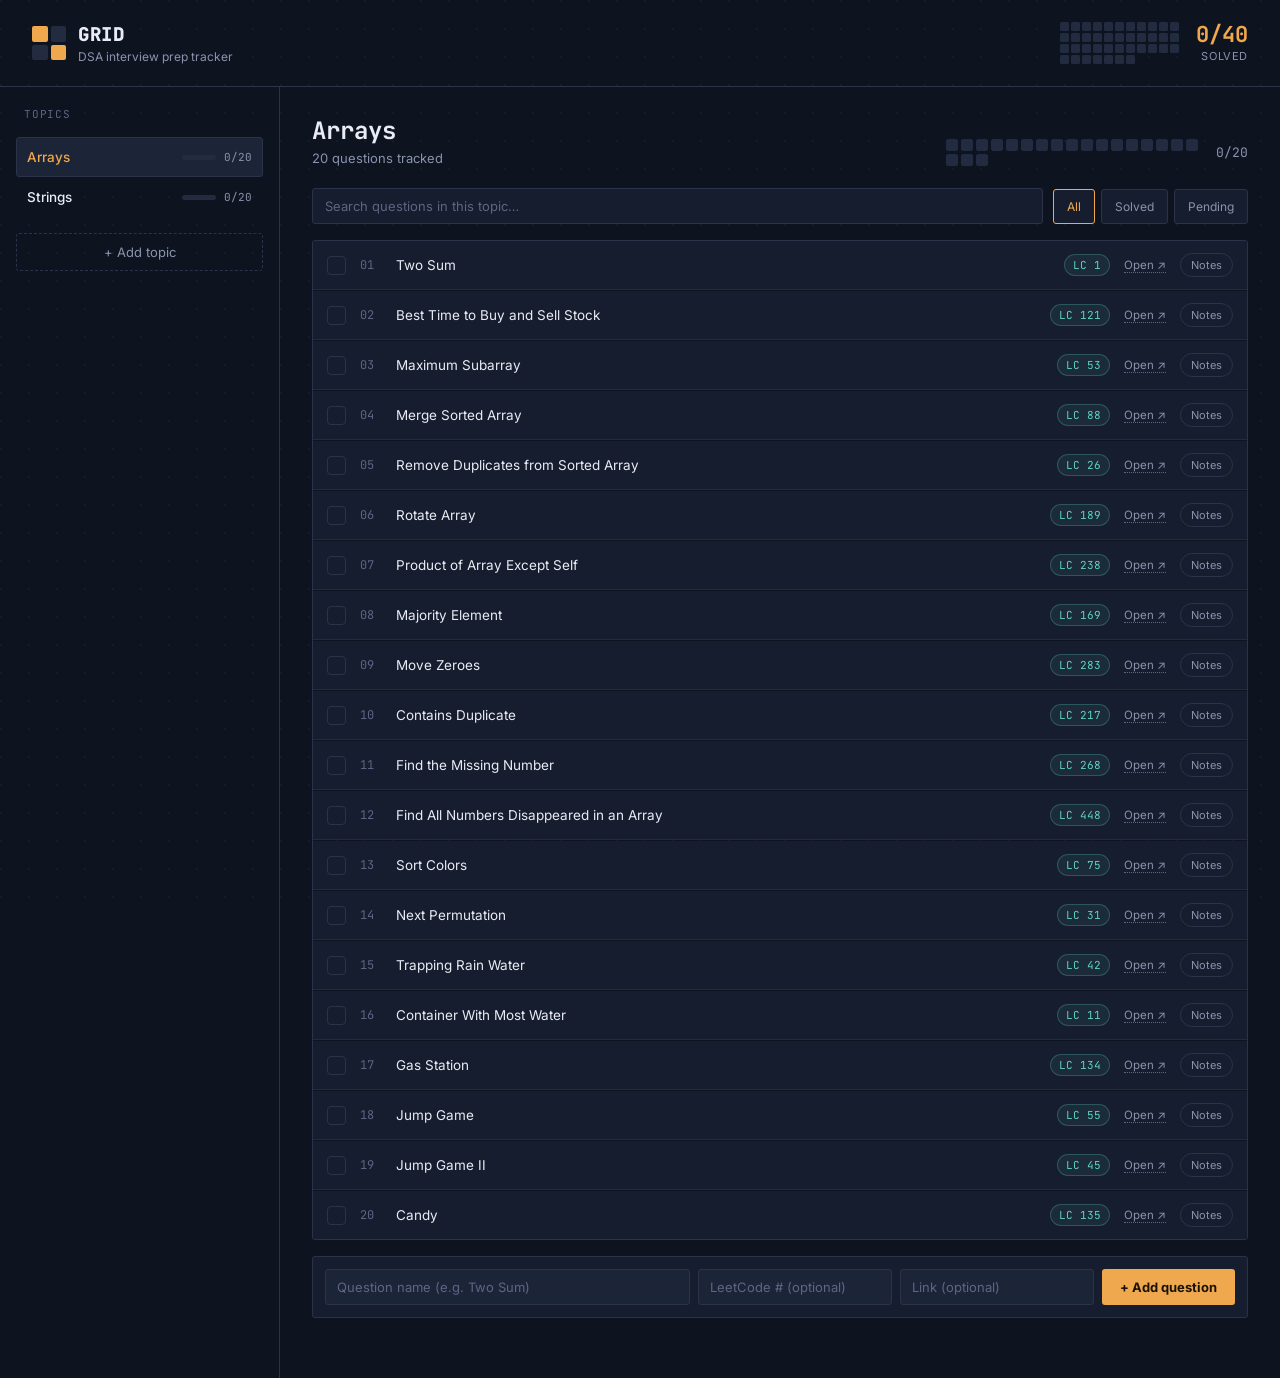
<file: index.html>
<!DOCTYPE html>
<html lang="en">
<head>
<meta charset="UTF-8">
<meta name="viewport" content="width=device-width, initial-scale=1.0">
<title>Grid — DSA Prep Tracker</title>
<link rel="preconnect" href="https://fonts.googleapis.com">
<link href="https://fonts.googleapis.com/css2?family=JetBrains+Mono:wght@400;500;600;700;800&family=Inter:wght@400;500;600;700&display=swap" rel="stylesheet">
<style>
  :root{
    --bg: #0E1320;
    --panel: #161D2E;
    --panel-2: #1C2438;
    --border: #2A3349;
    --border-soft: #232B40;
    --text: #E9ECF4;
    --text-dim: #8993AC;
    --text-dimmer: #5C6684;
    --amber: #F0A84E;
    --amber-dim: #6B5330;
    --teal: #5FD4C2;
    --red: #E0665F;
    --cell-empty: #232B40;
    --radius: 3px;
    --mono: 'JetBrains Mono', monospace;
    --sans: 'Inter', sans-serif;
  }
  *{box-sizing:border-box; margin:0; padding:0;}
  body{
    background:var(--bg);
    color:var(--text);
    font-family:var(--sans);
    min-height:100vh;
    -webkit-font-smoothing:antialiased;
  }
  body::before{
    content:"";
    position:fixed; inset:0;
    background-image: radial-gradient(circle at 1px 1px, rgba(255,255,255,0.035) 1px, transparent 0);
    background-size: 28px 28px;
    pointer-events:none;
    z-index:0;
  }

  /* ---------- Header ---------- */
  header{
    position:relative; z-index:1;
    border-bottom:1px solid var(--border);
    padding:22px 32px;
    display:flex; align-items:center; justify-content:space-between;
    gap:24px; flex-wrap:wrap;
  }
  .brand{display:flex; align-items:center; gap:12px;}
  .brand-mark{
    width:34px; height:34px;
    display:grid; grid-template-columns:repeat(2,1fr); grid-template-rows:repeat(2,1fr);
    gap:3px;
  }
  .brand-mark span{background:var(--amber); border-radius:2px;}
  .brand-mark span:nth-child(2){background:var(--border-soft);}
  .brand-mark span:nth-child(3){background:var(--border-soft);}
  .brand h1{
    font-family:var(--mono); font-size:19px; font-weight:800; letter-spacing:0.5px;
  }
  .brand p{font-size:12px; color:var(--text-dim); margin-top:2px;}

  .overall{display:flex; align-items:center; gap:16px;}
  .overall-stat{text-align:right;}
  .overall-stat .num{font-family:var(--mono); font-size:22px; font-weight:700; color:var(--amber); line-height:1;}
  .overall-stat .lbl{font-size:11px; color:var(--text-dim); text-transform:uppercase; letter-spacing:0.6px; margin-top:3px;}
  .overall-grid{display:flex; gap:2px; flex-wrap:wrap; max-width:120px;}
  .overall-grid .cell{width:9px; height:9px; border-radius:1.5px; background:var(--cell-empty);}
  .overall-grid .cell.filled{background:var(--amber);}

  /* ---------- Layout ---------- */
  .layout{
    position:relative; z-index:1;
    display:grid; grid-template-columns:280px 1fr;
    min-height:calc(100vh - 82px);
  }
  @media (max-width:820px){
    .layout{grid-template-columns:1fr;}
    .sidebar{border-right:none; border-bottom:1px solid var(--border);}
  }

  /* ---------- Sidebar ---------- */
  .sidebar{
    border-right:1px solid var(--border);
    padding:20px 16px;
    display:flex; flex-direction:column; gap:6px;
  }
  .sidebar-label{
    font-size:11px; text-transform:uppercase; letter-spacing:0.8px; color:var(--text-dimmer);
    padding:0 8px 10px; font-family:var(--mono);
  }
  .topic-item{
    display:flex; align-items:center; justify-content:space-between; gap:10px;
    padding:11px 10px; border-radius:var(--radius); cursor:pointer;
    border:1px solid transparent;
    transition:background 0.12s, border-color 0.12s;
  }
  .topic-item:hover{background:var(--panel);}
  .topic-item.active{background:var(--panel-2); border-color:var(--border);}
  .topic-item .t-name{font-size:13.5px; font-weight:500;}
  .topic-item .t-meta{display:flex; align-items:center; gap:8px;}
  .topic-item .t-count{font-family:var(--mono); font-size:11px; color:var(--text-dim);}
  .mini-bar{width:34px; height:5px; background:var(--cell-empty); border-radius:3px; overflow:hidden;}
  .mini-bar-fill{height:100%; background:var(--amber);}
  .topic-item.active .t-name{color:var(--amber);}

  .add-topic-btn{
    margin-top:10px;
    padding:10px; border-radius:var(--radius);
    border:1px dashed var(--border);
    background:transparent; color:var(--text-dim);
    font-family:var(--sans); font-size:13px; cursor:pointer;
    transition:border-color 0.12s, color 0.12s;
  }
  .add-topic-btn:hover{border-color:var(--amber); color:var(--amber);}

  /* ---------- Main ---------- */
  main{padding:28px 32px 60px;}
  .topic-header{
    display:flex; justify-content:space-between; align-items:flex-end; gap:20px;
    margin-bottom:22px; flex-wrap:wrap;
  }
  .topic-header h2{font-family:var(--mono); font-size:24px; font-weight:700;}
  .topic-header .sub{font-size:13px; color:var(--text-dim); margin-top:4px;}
  .topic-progress{display:flex; align-items:center; gap:10px;}
  .topic-progress .grid-cells{display:flex; gap:3px; flex-wrap:wrap; max-width:260px;}
  .topic-progress .cell{width:12px; height:12px; border-radius:2px; background:var(--cell-empty); border:1px solid var(--border-soft);}
  .topic-progress .cell.filled{background:var(--amber); border-color:var(--amber);}
  .topic-progress .frac{font-family:var(--mono); font-size:13px; color:var(--text-dim); white-space:nowrap;}

  .toolbar{display:flex; gap:10px; margin-bottom:16px; flex-wrap:wrap; align-items:center;}
  .search-input{
    flex:1; min-width:180px;
    background:var(--panel); border:1px solid var(--border); border-radius:var(--radius);
    padding:9px 12px; color:var(--text); font-size:13px; font-family:var(--sans);
  }
  .search-input::placeholder{color:var(--text-dimmer);}
  .search-input:focus{outline:none; border-color:var(--teal);}
  .filter-btns{display:flex; gap:6px;}
  .filter-btn{
    background:var(--panel); border:1px solid var(--border); border-radius:var(--radius);
    padding:9px 13px; color:var(--text-dim); font-size:12px; cursor:pointer; font-family:var(--sans);
  }
  .filter-btn.active{border-color:var(--amber); color:var(--amber);}

  .qlist{display:flex; flex-direction:column; gap:1px; border:1px solid var(--border); border-radius:var(--radius); overflow:hidden;}
  .qrow{
    display:flex; align-items:center; gap:14px;
    background:var(--panel); padding:12px 14px;
    border-bottom:1px solid var(--border-soft);
  }
  .qrow:last-child{border-bottom:none;}
  .qrow.done{background:#141a29;}
  .qrow.done .q-text{color:var(--text-dimmer); text-decoration:line-through; text-decoration-color:var(--text-dimmer);}

  .q-check{
    width:19px; height:19px; border-radius:4px; border:1.5px solid var(--border);
    background:transparent; cursor:pointer; flex-shrink:0;
    display:flex; align-items:center; justify-content:center;
    color:var(--bg); font-size:12px; font-weight:800;
    transition:background 0.12s, border-color 0.12s;
  }
  .qrow.done .q-check{background:var(--amber); border-color:var(--amber);}

  .q-idx{font-family:var(--mono); font-size:12px; color:var(--text-dimmer); width:22px; flex-shrink:0;}
  .q-text{flex:1; font-size:13.5px; min-width:0;}
  .q-tag{
    font-family:var(--mono); font-size:11px; color:var(--teal);
    background:rgba(95,212,194,0.08); border:1px solid rgba(95,212,194,0.25);
    padding:3px 8px; border-radius:20px; white-space:nowrap; flex-shrink:0;
  }
  .q-link{
    font-size:11.5px; color:var(--text-dim); text-decoration:none; border-bottom:1px dotted var(--text-dimmer);
    flex-shrink:0;
  }
  .q-link:hover{color:var(--amber); border-color:var(--amber);}
  .q-note-btn{
    background:transparent; border:1px solid var(--border); border-radius:20px; cursor:pointer;
    font-size:11px; color:var(--text-dim); padding:4px 10px; flex-shrink:0;
    font-family:var(--sans); display:flex; align-items:center; gap:5px;
  }
  .q-note-btn:hover{border-color:var(--teal); color:var(--teal);}
  .q-note-btn.has-note{border-color:var(--amber); color:var(--amber);}
  .q-note-btn .dot{width:5px; height:5px; border-radius:50%; background:var(--amber); display:none;}
  .q-note-btn.has-note .dot{display:inline-block;}

  .qwrap{border-bottom:1px solid var(--border-soft);}
  .qwrap:last-child{border-bottom:none;}
  .qwrap .qrow{border-bottom:none;}
  .q-notes-panel{
    display:none; background:#121727; padding:10px 14px 14px 50px;
  }
  .q-notes-panel.open{display:block;}
  .q-notes-panel textarea{
    width:100%; min-height:64px; resize:vertical;
    background:var(--panel-2); border:1px solid var(--border); border-radius:var(--radius);
    padding:9px 11px; color:var(--text); font-size:13px; font-family:var(--sans);
  }
  .q-notes-panel textarea:focus{outline:none; border-color:var(--teal);}
  .note-panel-footer{
    display:flex; align-items:center; justify-content:space-between; gap:12px; margin-top:5px;
  }
  .q-notes-panel .note-hint{font-size:10.5px; color:var(--text-dimmer);}
  .q-delete-link{
    background:transparent; border:none; cursor:pointer;
    font-size:11px; color:var(--text-dimmer); font-family:var(--sans);
    padding:3px 4px; text-decoration:underline; text-decoration-color:transparent;
    transition:color 0.12s;
  }
  .q-delete-link:hover{color:var(--red);}
  .q-delete-link.confirming{color:var(--red); text-decoration-color:var(--red); font-weight:600;}

  .empty-state{
    padding:50px 20px; text-align:center; color:var(--text-dim);
    border:1px dashed var(--border); border-radius:var(--radius); font-size:13px;
  }

  /* ---------- Add question form ---------- */
  .add-q-form{
    margin-top:16px; display:flex; gap:8px; flex-wrap:wrap;
    background:var(--panel); border:1px solid var(--border); border-radius:var(--radius);
    padding:12px;
  }
  .add-q-form input{
    background:var(--panel-2); border:1px solid var(--border); border-radius:var(--radius);
    padding:9px 11px; color:var(--text); font-size:13px; font-family:var(--sans);
  }
  .add-q-form input::placeholder{color:var(--text-dimmer);}
  .add-q-form input:focus{outline:none; border-color:var(--teal);}
  .add-q-form .q-name-input{flex:2; min-width:180px;}
  .add-q-form .q-num-input{flex:1; min-width:90px;}
  .add-q-form button{
    background:var(--amber); border:none; border-radius:var(--radius);
    padding:9px 18px; color:#1A1305; font-weight:700; font-size:13px; cursor:pointer;
    font-family:var(--sans);
  }
  .add-q-form button:hover{background:#f3b768;}

  /* ---------- Modal ---------- */
  .modal-overlay{
    position:fixed; inset:0; background:rgba(8,10,16,0.7);
    display:none; align-items:center; justify-content:center; z-index:50; padding:20px;
  }
  .modal-overlay.show{display:flex;}
  .modal{
    background:var(--panel); border:1px solid var(--border); border-radius:6px;
    padding:24px; width:100%; max-width:340px;
  }
  .modal h3{font-family:var(--mono); font-size:15px; margin-bottom:14px;}
  .modal input{
    width:100%; background:var(--panel-2); border:1px solid var(--border); border-radius:var(--radius);
    padding:10px 12px; color:var(--text); font-size:13px; margin-bottom:14px; font-family:var(--sans);
  }
  .modal input:focus{outline:none; border-color:var(--teal);}
  .modal-actions{display:flex; gap:8px; justify-content:flex-end;}
  .modal-actions button{
    padding:8px 16px; border-radius:var(--radius); border:1px solid var(--border);
    background:transparent; color:var(--text-dim); font-size:13px; cursor:pointer; font-family:var(--sans);
  }
  .modal-actions button.primary{background:var(--amber); border-color:var(--amber); color:#1A1305; font-weight:700;}

  .status-note{
    position:fixed; bottom:18px; right:18px; z-index:60;
    background:var(--panel-2); border:1px solid var(--border); border-radius:var(--radius);
    padding:9px 14px; font-size:12px; color:var(--text-dim);
    opacity:0; transform:translateY(6px); transition:opacity 0.2s, transform 0.2s; pointer-events:none;
  }
  .status-note.show{opacity:1; transform:translateY(0);}

  ::-webkit-scrollbar{width:8px;}
  ::-webkit-scrollbar-thumb{background:var(--border); border-radius:4px;}
</style>
</head>
<body>

<header>
  <div class="brand">
    <div class="brand-mark"><span></span><span></span><span></span><span></span></div>
    <div>
      <h1>GRID</h1>
      <p>DSA interview prep tracker</p>
    </div>
  </div>
  <div class="overall">
    <div class="overall-grid" id="overallGrid"></div>
    <div class="overall-stat">
      <div class="num" id="overallNum">0/0</div>
      <div class="lbl">solved</div>
    </div>
  </div>
</header>

<div class="layout">
  <aside class="sidebar">
    <div class="sidebar-label">Topics</div>
    <div id="topicList"></div>
    <button class="add-topic-btn" id="addTopicBtn">+ Add topic</button>
  </aside>

  <main>
    <div class="topic-header">
      <div>
        <h2 id="topicTitle">—</h2>
        <div class="sub" id="topicSub"></div>
      </div>
      <div class="topic-progress">
        <div class="grid-cells" id="topicGrid"></div>
        <div class="frac" id="topicFrac">0/0</div>
      </div>
    </div>

    <div class="toolbar">
      <input class="search-input" id="searchInput" placeholder="Search questions in this topic…">
      <div class="filter-btns">
        <button class="filter-btn active" data-filter="all">All</button>
        <button class="filter-btn" data-filter="done">Solved</button>
        <button class="filter-btn" data-filter="pending">Pending</button>
      </div>
    </div>

    <div class="qlist" id="qlist"></div>

    <form class="add-q-form" id="addQForm">
      <input class="q-name-input" id="qNameInput" placeholder="Question name (e.g. Two Sum)" required>
      <input class="q-num-input" id="qNumInput" placeholder="LeetCode # (optional)">
      <input class="q-num-input" id="qLinkInput" placeholder="Link (optional)">
      <button type="submit">+ Add question</button>
    </form>
  </main>
</div>

<div class="modal-overlay" id="modalOverlay">
  <div class="modal">
    <h3>New topic</h3>
    <input id="newTopicInput" placeholder="e.g. Linked Lists, Trees, DP…" maxlength="40">
    <div class="modal-actions">
      <button id="modalCancel">Cancel</button>
      <button class="primary" id="modalCreate">Create</button>
    </div>
  </div>
</div>

<div class="status-note" id="statusNote">Saved</div>

<script>
(function(){
  const STORAGE_KEY = 'grid-dsa-tracker-v1';

  const seedData = {
    topics: [
      {
        id: 't-arrays',
        name: 'Arrays',
        questions: [
          ['Two Sum','1','https://leetcode.com/problems/two-sum/'],
          ['Best Time to Buy and Sell Stock','121','https://leetcode.com/problems/best-time-to-buy-and-sell-stock/'],
          ['Maximum Subarray','53','https://leetcode.com/problems/maximum-subarray/'],
          ['Merge Sorted Array','88','https://leetcode.com/problems/merge-sorted-array/'],
          ['Remove Duplicates from Sorted Array','26','https://leetcode.com/problems/remove-duplicates-from-sorted-array/'],
          ['Rotate Array','189','https://leetcode.com/problems/rotate-array/'],
          ['Product of Array Except Self','238','https://leetcode.com/problems/product-of-array-except-self/'],
          ['Majority Element','169','https://leetcode.com/problems/majority-element/'],
          ['Move Zeroes','283','https://leetcode.com/problems/move-zeroes/'],
          ['Contains Duplicate','217','https://leetcode.com/problems/contains-duplicate/'],
          ['Find the Missing Number','268','https://leetcode.com/problems/missing-number/'],
          ['Find All Numbers Disappeared in an Array','448','https://leetcode.com/problems/find-all-numbers-disappeared-in-an-array/'],
          ['Sort Colors','75','https://leetcode.com/problems/sort-colors/'],
          ['Next Permutation','31','https://leetcode.com/problems/next-permutation/'],
          ['Trapping Rain Water','42','https://leetcode.com/problems/trapping-rain-water/'],
          ['Container With Most Water','11','https://leetcode.com/problems/container-with-most-water/'],
          ['Gas Station','134','https://leetcode.com/problems/gas-station/'],
          ['Jump Game','55','https://leetcode.com/problems/jump-game/'],
          ['Jump Game II','45','https://leetcode.com/problems/jump-game-ii/'],
          ['Candy','135','https://leetcode.com/problems/candy/'],
        ]
      },
      {
        id: 't-strings',
        name: 'Strings',
        questions: [
          ['Valid Anagram','242','https://leetcode.com/problems/valid-anagram/'],
          ['Valid Palindrome','125','https://leetcode.com/problems/valid-palindrome/'],
          ['Longest Common Prefix','14','https://leetcode.com/problems/longest-common-prefix/'],
          ['Reverse String','344','https://leetcode.com/problems/reverse-string/'],
          ['Reverse Words in a String','151','https://leetcode.com/problems/reverse-words-in-a-string/'],
          ['Implement strStr()','28','https://leetcode.com/problems/find-the-index-of-the-first-occurrence-in-a-string/'],
          ['Longest Palindromic Substring','5','https://leetcode.com/problems/longest-palindromic-substring/'],
          ['Longest Substring Without Repeating Characters','3','https://leetcode.com/problems/longest-substring-without-repeating-characters/'],
          ['Group Anagrams','49','https://leetcode.com/problems/group-anagrams/'],
          ['Valid Parentheses','20','https://leetcode.com/problems/valid-parentheses/'],
          ['String to Integer (atoi)','8','https://leetcode.com/problems/string-to-integer-atoi/'],
          ['Integer to Roman','12','https://leetcode.com/problems/integer-to-roman/'],
          ['Roman to Integer','13','https://leetcode.com/problems/roman-to-integer/'],
          ['Zigzag Conversion','6','https://leetcode.com/problems/zigzag-conversion/'],
          ['Minimum Window Substring','76','https://leetcode.com/problems/minimum-window-substring/'],
          ['Find All Anagrams in a String','438','https://leetcode.com/problems/find-all-anagrams-in-a-string/'],
          ['Isomorphic Strings','205','https://leetcode.com/problems/isomorphic-strings/'],
          ['Word Pattern','290','https://leetcode.com/problems/word-pattern/'],
          ['Decode String','394','https://leetcode.com/problems/decode-string/'],
          ['Encode and Decode Strings','—','']
        ]
      }
    ]
  };

  function makeQ(name, num, link, notes){
    return {
      id: 'q-' + Math.random().toString(36).slice(2,10),
      name: name,
      num: num || '',
      link: link || '',
      done: false,
      notes: notes || ''
    };
  }

  function buildSeed(){
    const topics = seedData.topics.map(t => ({
      id: t.id,
      name: t.name,
      questions: t.questions.map(q => makeQ(q[0], q[1], q[2]))
    }));
    return { topics: topics, activeTopic: topics[0].id };
  }

  let state = null;
  let currentFilter = 'all';
  let searchTerm = '';

  const els = {
    topicList: document.getElementById('topicList'),
    topicTitle: document.getElementById('topicTitle'),
    topicSub: document.getElementById('topicSub'),
    topicGrid: document.getElementById('topicGrid'),
    topicFrac: document.getElementById('topicFrac'),
    qlist: document.getElementById('qlist'),
    overallGrid: document.getElementById('overallGrid'),
    overallNum: document.getElementById('overallNum'),
    searchInput: document.getElementById('searchInput'),
    addQForm: document.getElementById('addQForm'),
    qNameInput: document.getElementById('qNameInput'),
    qNumInput: document.getElementById('qNumInput'),
    qLinkInput: document.getElementById('qLinkInput'),
    modalOverlay: document.getElementById('modalOverlay'),
    newTopicInput: document.getElementById('newTopicInput'),
    statusNote: document.getElementById('statusNote'),
  };

  function showStatus(msg){
    els.statusNote.textContent = msg;
    els.statusNote.classList.add('show');
    clearTimeout(showStatus._t);
    showStatus._t = setTimeout(() => els.statusNote.classList.remove('show'), 1400);
  }

  async function loadState(){
    const INIT_FLAG = STORAGE_KEY + '-initialized';

    // Try to read existing saved progress.
    try{
      const res = await window.storage.get(STORAGE_KEY, false);
      if(res && res.value){
        state = JSON.parse(res.value);
        return;
      }
    }catch(e){
      // get() throws both when the key truly doesn't exist yet AND on transient
      // errors. Before treating this as "no data", check whether we've ever
      // successfully initialized before — if so, this is a transient failure,
      // not an empty store, and we must NOT overwrite real saved progress.
      try{
        const flag = await window.storage.get(INIT_FLAG, false);
        if(flag && flag.value === 'true'){
          console.error('Could not load saved progress (transient error). Not reseeding.', e);
          showStatus('Could not load saved progress — try refreshing');
          state = buildSeed(); // used only in-memory so the UI isn't blank
          return;
        }
      }catch(e2){
        // INIT_FLAG also missing/unreadable -> genuinely first run.
      }
    }

    // Genuinely first run: seed defaults and mark as initialized.
    state = buildSeed();
    await saveState(true);
    try{ await window.storage.set(INIT_FLAG, 'true', false); }catch(e3){ /* non-fatal */ }
  }

  async function saveState(silent){
    try{
      const result = await window.storage.set(STORAGE_KEY, JSON.stringify(state), false);
      if(result && !silent) showStatus('Saved');
      if(!result) console.error('Storage set returned null');
    }catch(e){
      console.error('Storage error', e);
    }
  }

  function getActiveTopic(){
    return state.topics.find(t => t.id === state.activeTopic) || state.topics[0];
  }

  function renderOverallGrid(){
    let total = 0, done = 0;
    state.topics.forEach(t => t.questions.forEach(q => { total++; if(q.done) done++; }));
    els.overallNum.textContent = done + '/' + total;
    els.overallGrid.innerHTML = '';
    const maxCells = 60;
    const shown = Math.min(total, maxCells);
    const ratio = total ? done/total : 0;
    const filledShown = Math.round(shown * ratio);
    for(let i=0;i<shown;i++){
      const c = document.createElement('div');
      c.className = 'cell' + (i < filledShown ? ' filled' : '');
      els.overallGrid.appendChild(c);
    }
  }

  function renderSidebar(){
    els.topicList.innerHTML = '';
    state.topics.forEach(t => {
      const total = t.questions.length;
      const done = t.questions.filter(q=>q.done).length;
      const item = document.createElement('div');
      item.className = 'topic-item' + (t.id === state.activeTopic ? ' active' : '');
      item.innerHTML = `
        <span class="t-name"></span>
        <span class="t-meta">
          <span class="mini-bar"><span class="mini-bar-fill" style="width:${total ? (done/total*100) : 0}%"></span></span>
          <span class="t-count">${done}/${total}</span>
        </span>`;
      item.querySelector('.t-name').textContent = t.name;
      item.addEventListener('click', () => {
        state.activeTopic = t.id;
        searchTerm = '';
        els.searchInput.value = '';
        renderAll();
      });
      els.topicList.appendChild(item);
    });
  }

  function renderTopicHeader(){
    const t = getActiveTopic();
    if(!t){ els.topicTitle.textContent = 'No topics yet'; els.topicSub.textContent = 'Add a topic to get started.'; els.topicGrid.innerHTML=''; els.topicFrac.textContent='0/0'; return; }
    els.topicTitle.textContent = t.name;
    const total = t.questions.length, done = t.questions.filter(q=>q.done).length;
    els.topicSub.textContent = total ? `${total} questions tracked` : 'No questions yet — add one below';
    els.topicFrac.textContent = `${done}/${total}`;
    els.topicGrid.innerHTML = '';
    t.questions.forEach(q => {
      const c = document.createElement('div');
      c.className = 'cell' + (q.done ? ' filled' : '');
      els.topicGrid.appendChild(c);
    });
  }

  function renderQList(){
    const t = getActiveTopic();
    els.qlist.innerHTML = '';
    if(!t || !t.questions.length){
      const empty = document.createElement('div');
      empty.className = 'empty-state';
      empty.textContent = t ? 'No questions in this topic yet. Add your first one below.' : 'Create a topic first.';
      els.qlist.appendChild(empty);
      return;
    }
    let list = t.questions;
    if(currentFilter === 'done') list = list.filter(q=>q.done);
    if(currentFilter === 'pending') list = list.filter(q=>!q.done);
    if(searchTerm) list = list.filter(q => q.name.toLowerCase().includes(searchTerm.toLowerCase()));

    if(!list.length){
      const empty = document.createElement('div');
      empty.className = 'empty-state';
      empty.textContent = 'Nothing matches here.';
      els.qlist.appendChild(empty);
      return;
    }

    list.forEach((q) => {
      const idx = t.questions.indexOf(q) + 1;
      const wrap = document.createElement('div');
      wrap.className = 'qwrap';

      const row = document.createElement('div');
      row.className = 'qrow' + (q.done ? ' done' : '');
      row.innerHTML = `
        <button class="q-check" title="Toggle solved">${q.done ? '✓' : ''}</button>
        <span class="q-idx">${String(idx).padStart(2,'0')}</span>
        <span class="q-text"></span>
        ${q.num ? `<span class="q-tag">LC ${q.num}</span>` : ''}
        ${q.link ? `<a class="q-link" href="${q.link}" target="_blank" rel="noopener">Open ↗</a>` : ''}
        <button class="q-note-btn${q.notes ? ' has-note' : ''}" title="Notes"><span class="dot"></span>Notes</button>
      `;
      row.querySelector('.q-text').textContent = q.name;
      row.querySelector('.q-check').addEventListener('click', async () => {
        q.done = !q.done;
        await saveState();
        renderAll();
      });

      const panel = document.createElement('div');
      panel.className = 'q-notes-panel';
      panel.innerHTML = `
        <textarea placeholder="Approach, mistakes, time complexity, things to remember…"></textarea>
        <div class="note-panel-footer">
          <div class="note-hint">Saves automatically as you type</div>
          <button class="q-delete-link">Delete question</button>
        </div>
      `;
      const textarea = panel.querySelector('textarea');
      textarea.value = q.notes;
      let saveTimer;
      textarea.addEventListener('input', () => {
        q.notes = textarea.value;
        clearTimeout(saveTimer);
        saveTimer = setTimeout(async () => {
          await saveState(true);
          const btn = row.querySelector('.q-note-btn');
          btn.classList.toggle('has-note', !!q.notes.trim());
        }, 500);
      });

      const deleteLink = panel.querySelector('.q-delete-link');
      deleteLink.addEventListener('click', async () => {
        if(deleteLink.dataset.confirming === 'true'){
          t.questions = t.questions.filter(x => x.id !== q.id);
          await saveState();
          renderAll();
        } else {
          deleteLink.dataset.confirming = 'true';
          deleteLink.textContent = 'Click again to confirm';
          deleteLink.classList.add('confirming');
          setTimeout(() => {
            deleteLink.dataset.confirming = 'false';
            deleteLink.textContent = 'Delete question';
            deleteLink.classList.remove('confirming');
          }, 2500);
        }
      });

      row.querySelector('.q-note-btn').addEventListener('click', () => {
        panel.classList.toggle('open');
        if(panel.classList.contains('open')) textarea.focus();
      });

      wrap.appendChild(row);
      wrap.appendChild(panel);
      els.qlist.appendChild(wrap);
    });
  }

  function renderAll(){
    renderOverallGrid();
    renderSidebar();
    renderTopicHeader();
    renderQList();
  }

  // ---- Events ----
  els.searchInput.addEventListener('input', (e) => {
    searchTerm = e.target.value;
    renderQList();
  });

  document.querySelectorAll('.filter-btn').forEach(btn => {
    btn.addEventListener('click', () => {
      document.querySelectorAll('.filter-btn').forEach(b=>b.classList.remove('active'));
      btn.classList.add('active');
      currentFilter = btn.dataset.filter;
      renderQList();
    });
  });

  els.addQForm.addEventListener('submit', async (e) => {
    e.preventDefault();
    const t = getActiveTopic();
    if(!t) return;
    const name = els.qNameInput.value.trim();
    if(!name) return;
    const num = els.qNumInput.value.trim();
    const link = els.qLinkInput.value.trim();
    t.questions.push(makeQ(name, num, link));
    els.qNameInput.value = ''; els.qNumInput.value = ''; els.qLinkInput.value = '';
    await saveState();
    renderAll();
  });

  document.getElementById('addTopicBtn').addEventListener('click', () => {
    els.newTopicInput.value = '';
    els.modalOverlay.classList.add('show');
    els.newTopicInput.focus();
  });
  document.getElementById('modalCancel').addEventListener('click', () => {
    els.modalOverlay.classList.remove('show');
  });
  document.getElementById('modalCreate').addEventListener('click', async () => {
    const name = els.newTopicInput.value.trim();
    if(!name) return;
    const id = 't-' + Math.random().toString(36).slice(2,10);
    state.topics.push({ id, name, questions: [] });
    state.activeTopic = id;
    els.modalOverlay.classList.remove('show');
    await saveState();
    renderAll();
  });
  els.newTopicInput.addEventListener('keydown', (e) => {
    if(e.key === 'Enter') document.getElementById('modalCreate').click();
  });
  els.modalOverlay.addEventListener('click', (e) => {
    if(e.target === els.modalOverlay) els.modalOverlay.classList.remove('show');
  });

  // ---- Init ----
  (async function init(){
    await loadState();
    renderAll();
  })();
})();
</script>
</body>
</html>
</file>
